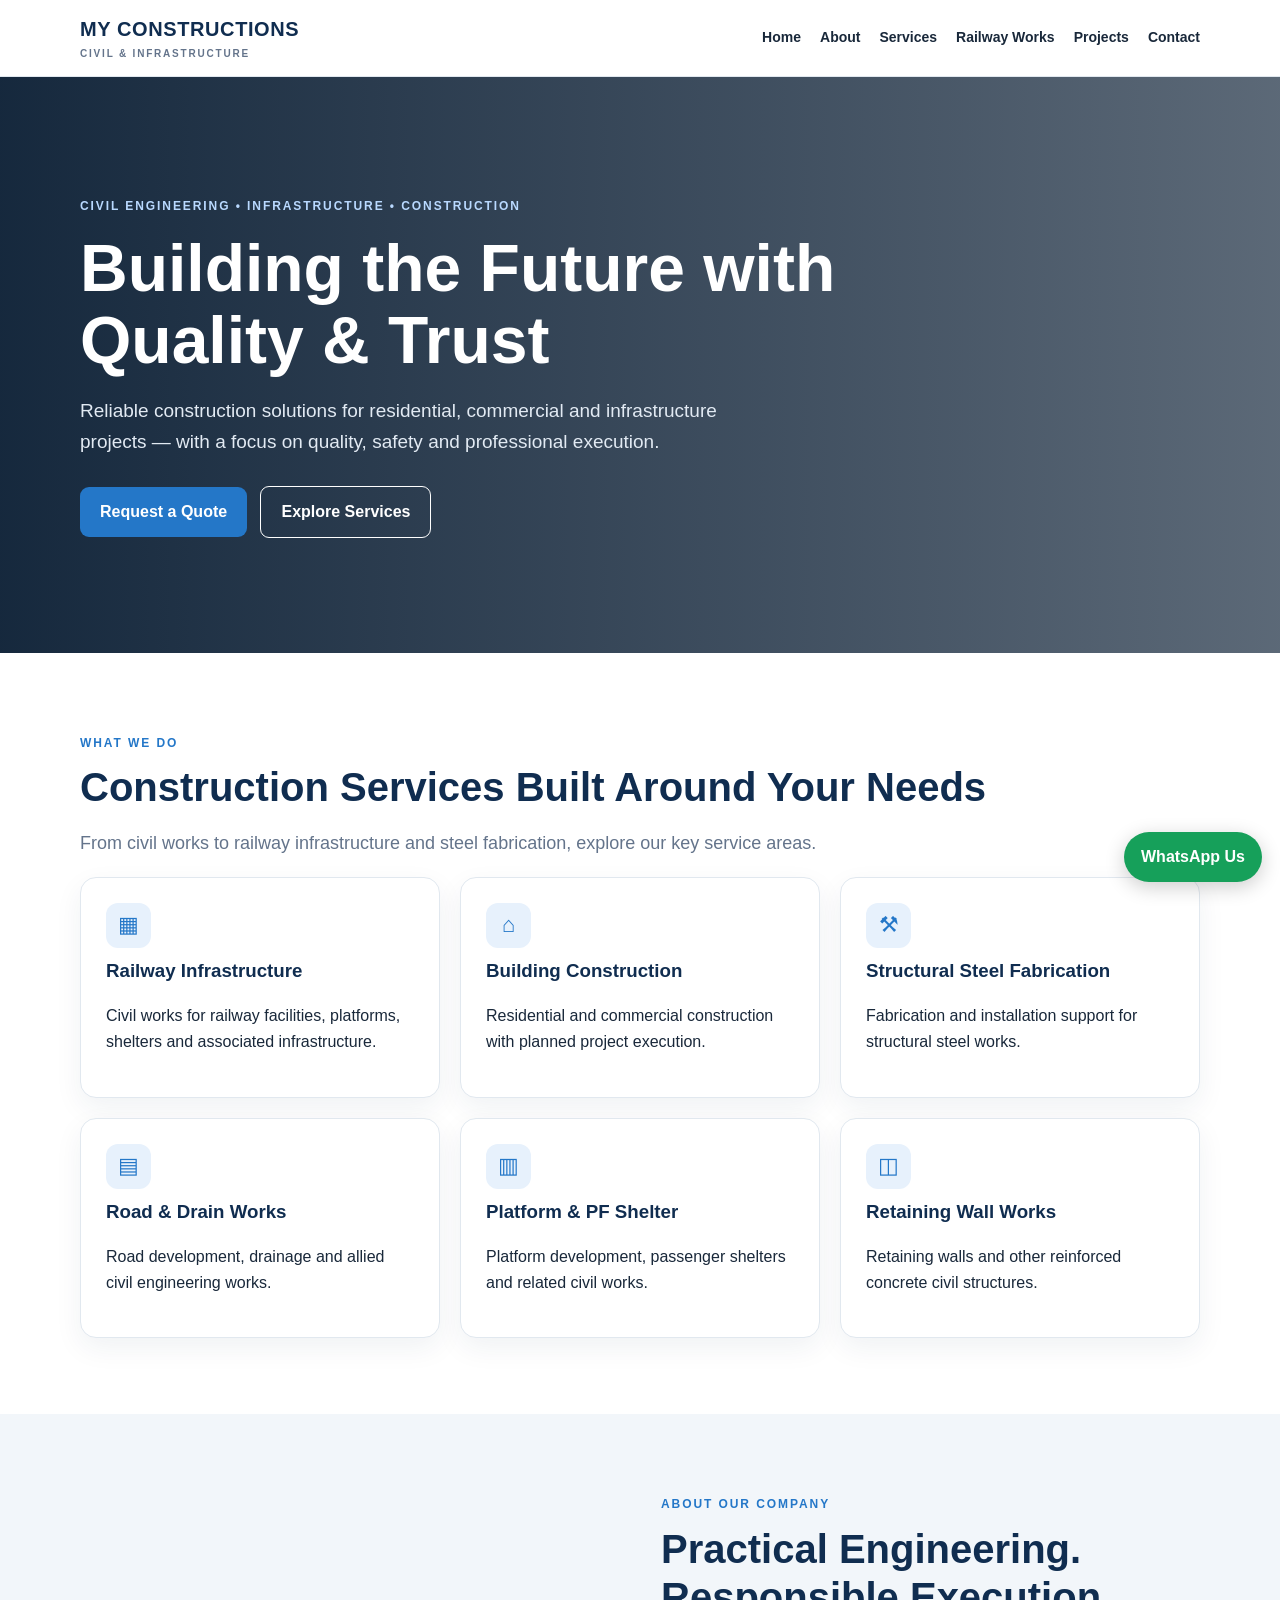
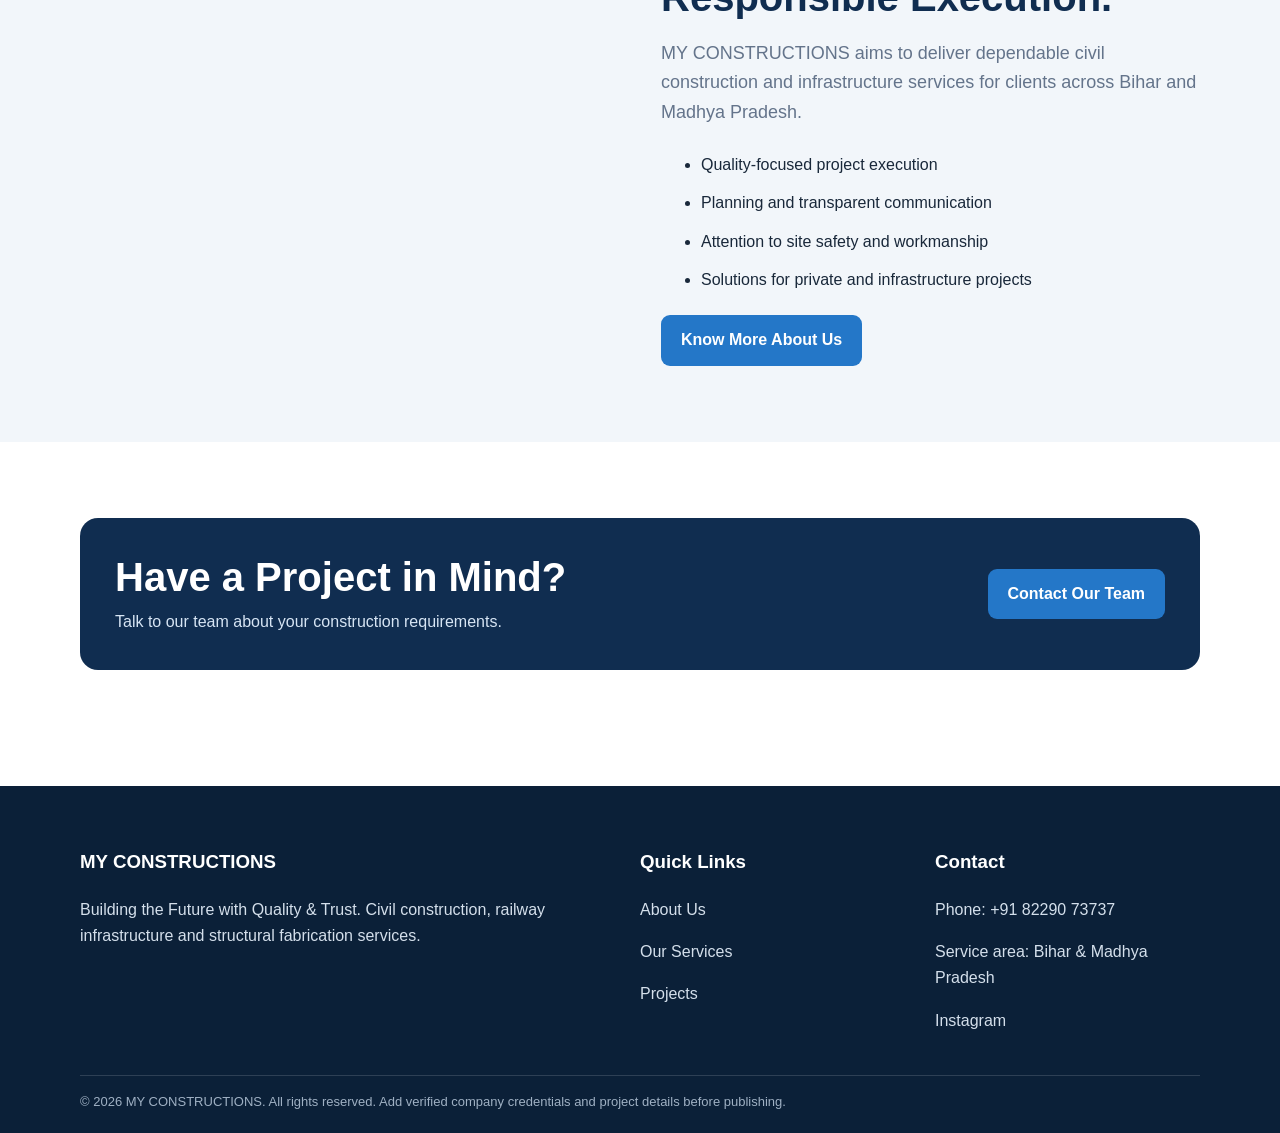
<file: index.html>
<!doctype html><html lang="en"><head><meta charset="utf-8"><meta name="viewport" content="width=device-width,initial-scale=1"><meta name="description" content="MY CONSTRUCTIONS | Civil & Infrastructure Services"><title>Home | MY CONSTRUCTIONS</title><link rel="stylesheet" href="style.css"></head><body><header><div class="wrap bar"><a class="brand" href="index.html">MY CONSTRUCTIONS<span>CIVIL & INFRASTRUCTURE</span></a><nav><a href="index.html">Home</a><a href="about.html">About</a><a href="services.html">Services</a><a href="railway-works.html">Railway Works</a><a href="projects.html">Projects</a><a href="contact.html">Contact</a></nav></div></header><main><section class="hero"><div class="wrap"><span class="eyebrow">Civil Engineering • Infrastructure • Construction</span><h1>Building the Future with Quality & Trust</h1><p>Reliable construction solutions for residential, commercial and infrastructure projects — with a focus on quality, safety and professional execution.</p><a class="btn" href="contact.html">Request a Quote</a> &nbsp; <a class="btn alt" href="services.html">Explore Services</a></div></section>
<section class="section"><div class="wrap"><span class="kicker">What We Do</span><h2>Construction Services Built Around Your Needs</h2><p class="lead">From civil works to railway infrastructure and steel fabrication, explore our key service areas.</p><div class="grid">
<div class="card"><div class="icon">▦</div><h3>Railway Infrastructure</h3><p>Civil works for railway facilities, platforms, shelters and associated infrastructure.</p></div>
<div class="card"><div class="icon">⌂</div><h3>Building Construction</h3><p>Residential and commercial construction with planned project execution.</p></div>
<div class="card"><div class="icon">⚒</div><h3>Structural Steel Fabrication</h3><p>Fabrication and installation support for structural steel works.</p></div>
<div class="card"><div class="icon">▤</div><h3>Road & Drain Works</h3><p>Road development, drainage and allied civil engineering works.</p></div>
<div class="card"><div class="icon">▥</div><h3>Platform & PF Shelter</h3><p>Platform development, passenger shelters and related civil works.</p></div>
<div class="card"><div class="icon">◫</div><h3>Retaining Wall Works</h3><p>Retaining walls and other reinforced concrete civil structures.</p></div></div></div></section>
<section class="section soft"><div class="wrap split"><div class="photo"></div><div><span class="kicker">About Our Company</span><h2>Practical Engineering. Responsible Execution.</h2><p class="lead">MY CONSTRUCTIONS aims to deliver dependable civil construction and infrastructure services for clients across Bihar and Madhya Pradesh.</p><ul class="list"><li>Quality-focused project execution</li><li>Planning and transparent communication</li><li>Attention to site safety and workmanship</li><li>Solutions for private and infrastructure projects</li></ul><a class="btn" href="about.html">Know More About Us</a></div></div></section>
<section class="section"><div class="wrap"><div class="cta"><div><h2>Have a Project in Mind?</h2><p>Talk to our team about your construction requirements.</p></div><a class="btn" href="contact.html">Contact Our Team</a></div></div></section></main><footer><div class="wrap"><div class="footgrid"><div><h3>MY CONSTRUCTIONS</h3><p>Building the Future with Quality & Trust. Civil construction, railway infrastructure and structural fabrication services.</p></div><div><h3>Quick Links</h3><p><a href="about.html">About Us</a></p><p><a href="services.html">Our Services</a></p><p><a href="projects.html">Projects</a></p></div><div><h3>Contact</h3><p>Phone: <a href="tel:+918229073737">+91 82290 73737</a></p><p>Service area: Bihar & Madhya Pradesh</p><p><a href="https://www.instagram.com/myconstructions.in/">Instagram</a></p></div></div><div class="copy">© 2026 MY CONSTRUCTIONS. All rights reserved. Add verified company credentials and project details before publishing.</div></div></footer><a class="wa" href="https://wa.me/918229073737?text=Hello%20MY%20CONSTRUCTIONS%2C%20I%20would%20like%20to%20enquire%20about%20your%20services." target="_blank" rel="noopener">WhatsApp Us</a></body></html>
</file>
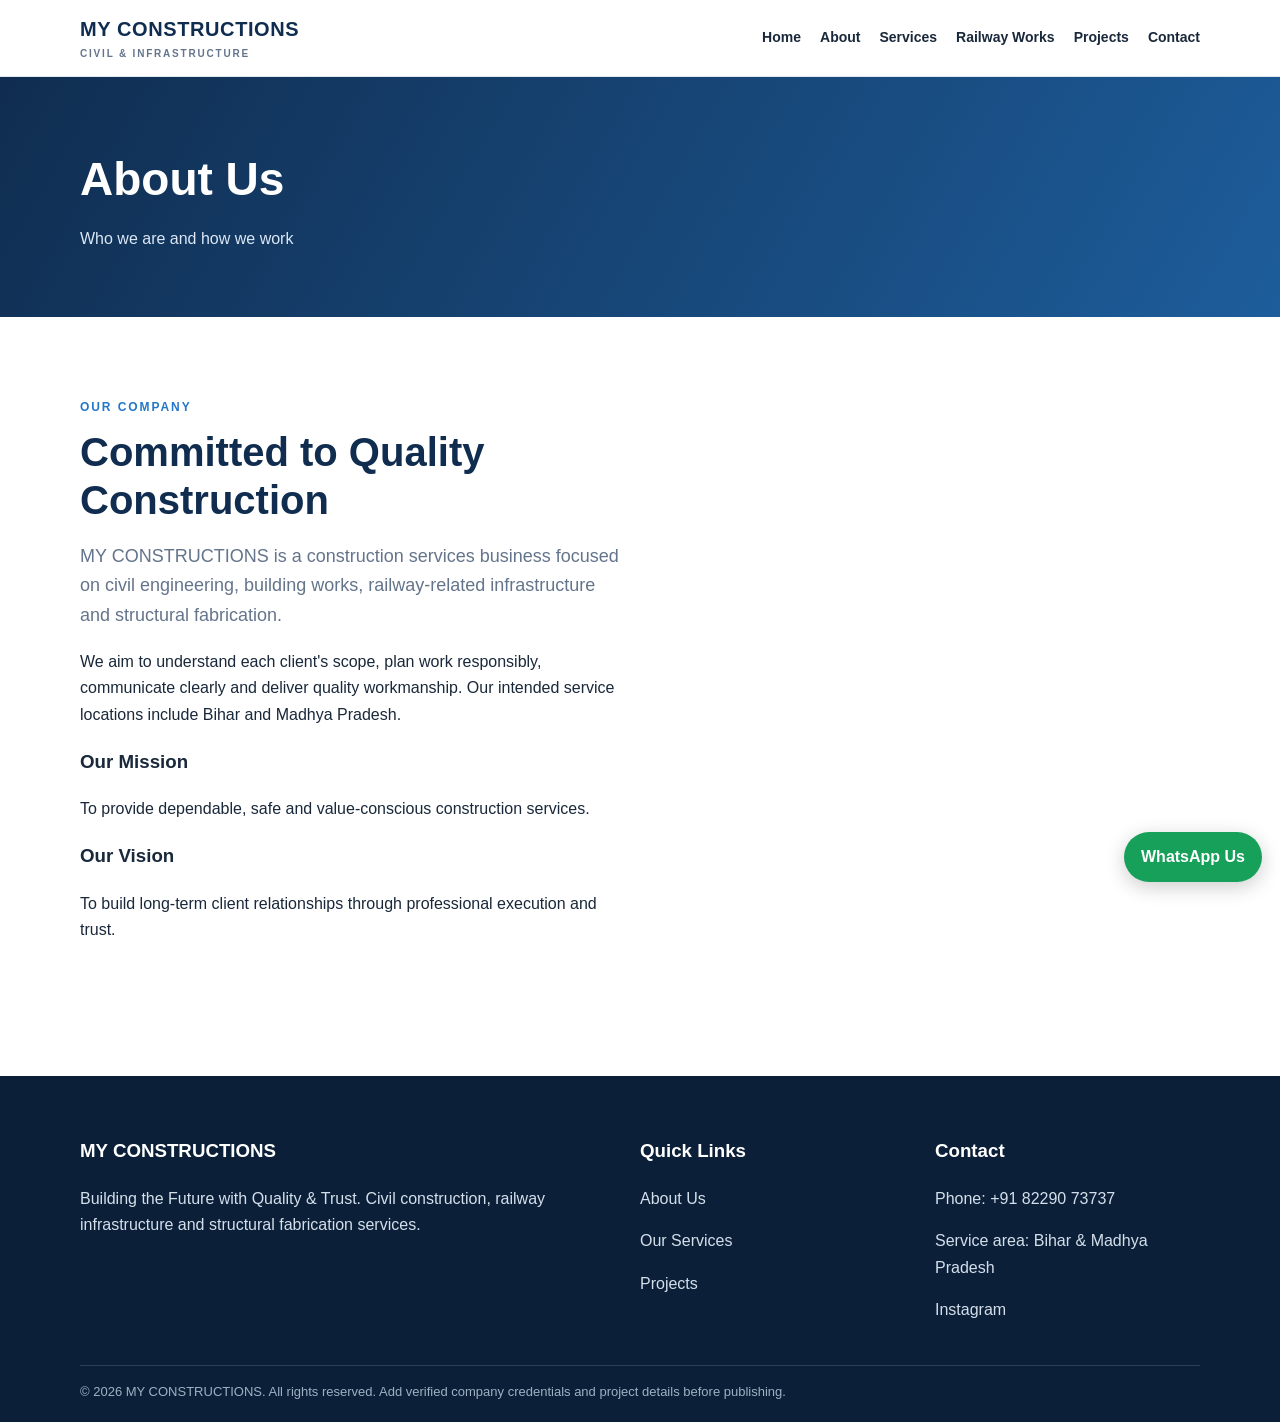
<file: about.html>
<!doctype html><html lang="en"><head><meta charset="utf-8"><meta name="viewport" content="width=device-width,initial-scale=1"><meta name="description" content="MY CONSTRUCTIONS | Civil & Infrastructure Services"><title>About Us | MY CONSTRUCTIONS</title><link rel="stylesheet" href="style.css"></head><body><header><div class="wrap bar"><a class="brand" href="index.html">MY CONSTRUCTIONS<span>CIVIL & INFRASTRUCTURE</span></a><nav><a href="index.html">Home</a><a href="about.html">About</a><a href="services.html">Services</a><a href="railway-works.html">Railway Works</a><a href="projects.html">Projects</a><a href="contact.html">Contact</a></nav></div></header><main><section class="pagehero"><div class="wrap"><h1>About Us</h1><p>Who we are and how we work</p></div></section><section class="section"><div class="wrap split"><div><span class="kicker">Our Company</span><h2>Committed to Quality Construction</h2><p class="lead">MY CONSTRUCTIONS is a construction services business focused on civil engineering, building works, railway-related infrastructure and structural fabrication.</p><p>We aim to understand each client's scope, plan work responsibly, communicate clearly and deliver quality workmanship. Our intended service locations include Bihar and Madhya Pradesh.</p><h3>Our Mission</h3><p>To provide dependable, safe and value-conscious construction services.</p><h3>Our Vision</h3><p>To build long-term client relationships through professional execution and trust.</p></div><div class="photo"></div></div></section></main><footer><div class="wrap"><div class="footgrid"><div><h3>MY CONSTRUCTIONS</h3><p>Building the Future with Quality & Trust. Civil construction, railway infrastructure and structural fabrication services.</p></div><div><h3>Quick Links</h3><p><a href="about.html">About Us</a></p><p><a href="services.html">Our Services</a></p><p><a href="projects.html">Projects</a></p></div><div><h3>Contact</h3><p>Phone: <a href="tel:+918229073737">+91 82290 73737</a></p><p>Service area: Bihar & Madhya Pradesh</p><p><a href="https://www.instagram.com/myconstructions.in/">Instagram</a></p></div></div><div class="copy">© 2026 MY CONSTRUCTIONS. All rights reserved. Add verified company credentials and project details before publishing.</div></div></footer><a class="wa" href="https://wa.me/918229073737?text=Hello%20MY%20CONSTRUCTIONS%2C%20I%20would%20like%20to%20enquire%20about%20your%20services." target="_blank" rel="noopener">WhatsApp Us</a></body></html>
</file>
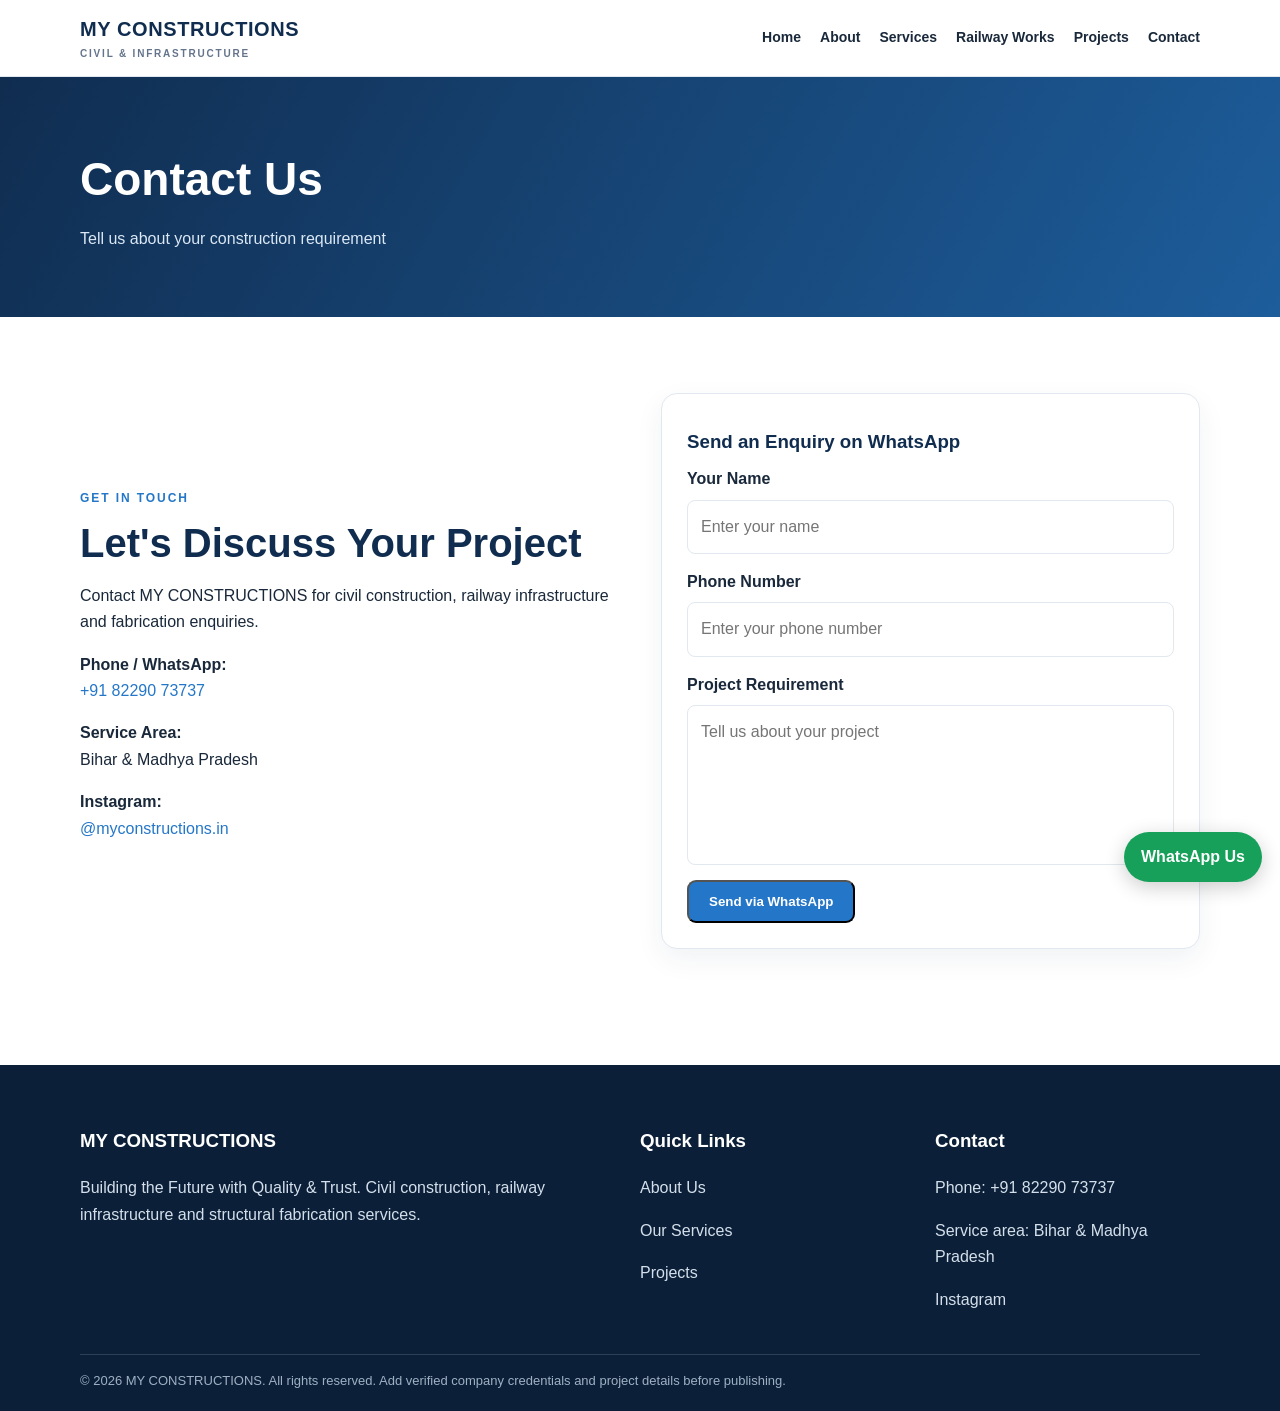
<file: contact.html>
<!doctype html><html lang="en"><head><meta charset="utf-8"><meta name="viewport" content="width=device-width,initial-scale=1"><meta name="description" content="MY CONSTRUCTIONS | Civil & Infrastructure Services"><title>Contact Us | MY CONSTRUCTIONS</title><link rel="stylesheet" href="style.css"></head><body><header><div class="wrap bar"><a class="brand" href="index.html">MY CONSTRUCTIONS<span>CIVIL & INFRASTRUCTURE</span></a><nav><a href="index.html">Home</a><a href="about.html">About</a><a href="services.html">Services</a><a href="railway-works.html">Railway Works</a><a href="projects.html">Projects</a><a href="contact.html">Contact</a></nav></div></header><main><section class="pagehero"><div class="wrap"><h1>Contact Us</h1><p>Tell us about your construction requirement</p></div></section><section class="section"><div class="wrap split"><div><span class="kicker">Get in Touch</span><h2>Let's Discuss Your Project</h2><p>Contact MY CONSTRUCTIONS for civil construction, railway infrastructure and fabrication enquiries.</p><p><strong>Phone / WhatsApp:</strong><br><a href="tel:+918229073737">+91 82290 73737</a></p><p><strong>Service Area:</strong><br>Bihar & Madhya Pradesh</p><p><strong>Instagram:</strong><br><a href="https://www.instagram.com/myconstructions.in/">@myconstructions.in</a></p></div><div class="card"><h3>Send an Enquiry on WhatsApp</h3><form class="form" onsubmit="event.preventDefault();const n=document.getElementById('name').value;const p=document.getElementById('phone').value;const m=document.getElementById('message').value;const t='Hello MY CONSTRUCTIONS. Name: '+n+'. Phone: '+p+'. Requirement: '+m;window.open('https://wa.me/918229073737?text='+encodeURIComponent(t),'_blank');"><label>Your Name</label><input id="name" required placeholder="Enter your name"><label>Phone Number</label><input id="phone" required placeholder="Enter your phone number"><label>Project Requirement</label><textarea id="message" required rows="5" placeholder="Tell us about your project"></textarea><button class="btn" type="submit">Send via WhatsApp</button></form></div></div></section></main><footer><div class="wrap"><div class="footgrid"><div><h3>MY CONSTRUCTIONS</h3><p>Building the Future with Quality & Trust. Civil construction, railway infrastructure and structural fabrication services.</p></div><div><h3>Quick Links</h3><p><a href="about.html">About Us</a></p><p><a href="services.html">Our Services</a></p><p><a href="projects.html">Projects</a></p></div><div><h3>Contact</h3><p>Phone: <a href="tel:+918229073737">+91 82290 73737</a></p><p>Service area: Bihar & Madhya Pradesh</p><p><a href="https://www.instagram.com/myconstructions.in/">Instagram</a></p></div></div><div class="copy">© 2026 MY CONSTRUCTIONS. All rights reserved. Add verified company credentials and project details before publishing.</div></div></footer><a class="wa" href="https://wa.me/918229073737?text=Hello%20MY%20CONSTRUCTIONS%2C%20I%20would%20like%20to%20enquire%20about%20your%20services." target="_blank" rel="noopener">WhatsApp Us</a></body></html>
</file>
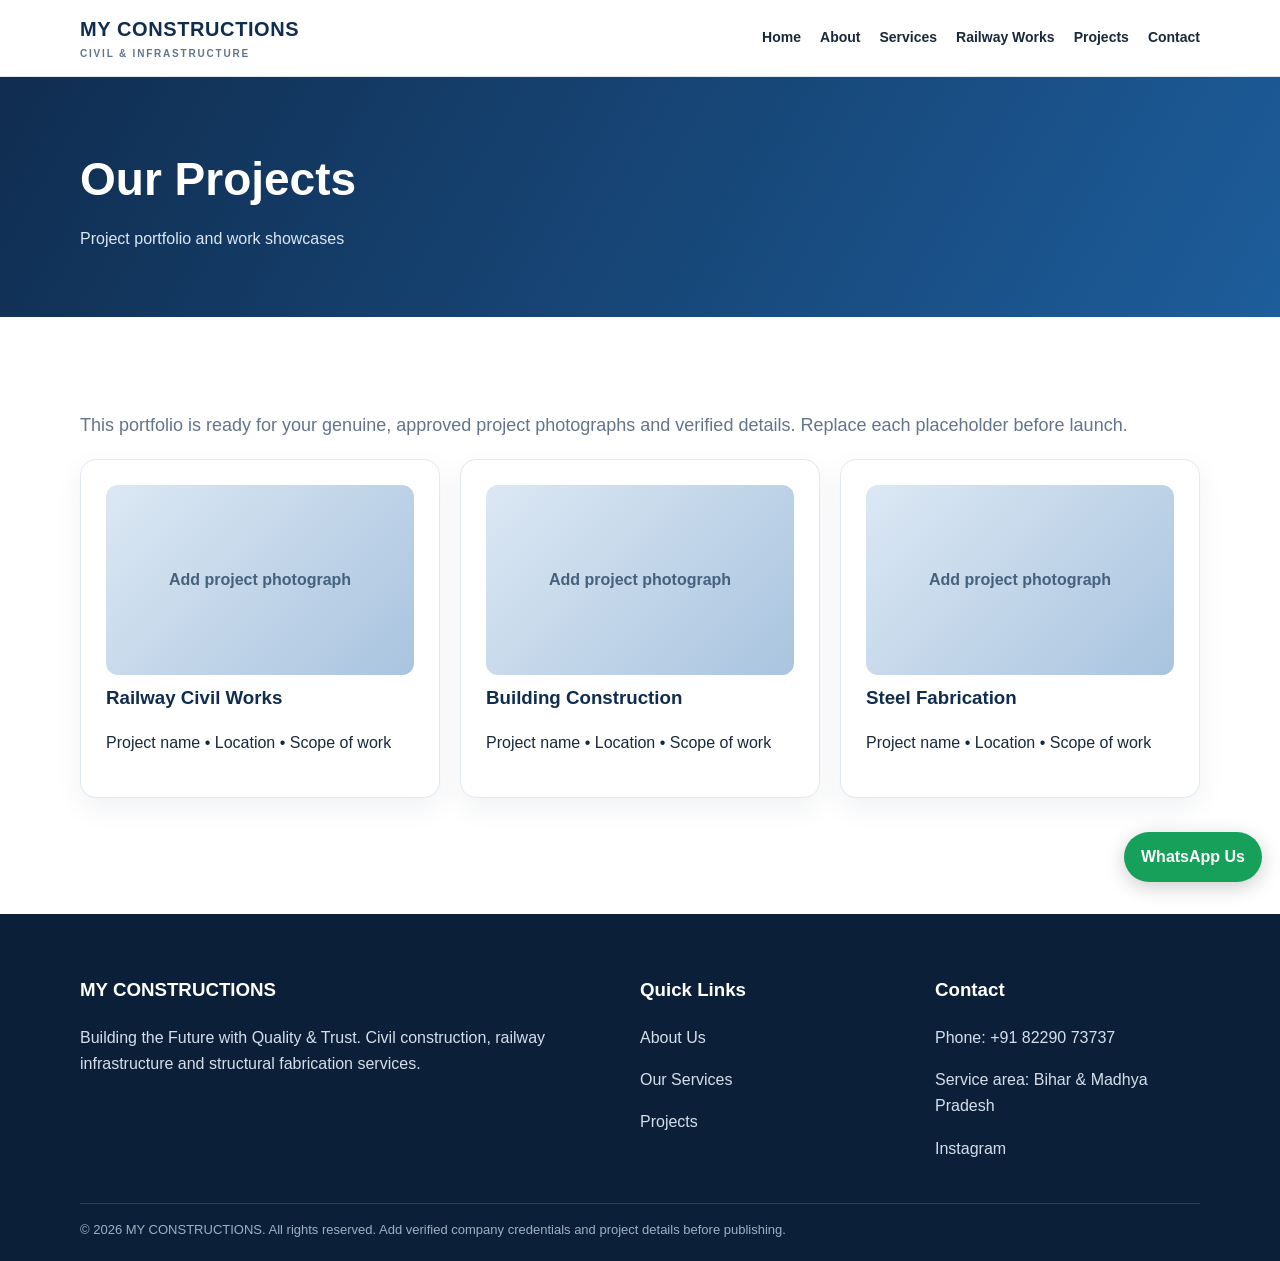
<file: projects.html>
<!doctype html><html lang="en"><head><meta charset="utf-8"><meta name="viewport" content="width=device-width,initial-scale=1"><meta name="description" content="MY CONSTRUCTIONS | Civil & Infrastructure Services"><title>Projects | MY CONSTRUCTIONS</title><link rel="stylesheet" href="style.css"></head><body><header><div class="wrap bar"><a class="brand" href="index.html">MY CONSTRUCTIONS<span>CIVIL & INFRASTRUCTURE</span></a><nav><a href="index.html">Home</a><a href="about.html">About</a><a href="services.html">Services</a><a href="railway-works.html">Railway Works</a><a href="projects.html">Projects</a><a href="contact.html">Contact</a></nav></div></header><main><section class="pagehero"><div class="wrap"><h1>Our Projects</h1><p>Project portfolio and work showcases</p></div></section><section class="section"><div class="wrap"><p class="lead">This portfolio is ready for your genuine, approved project photographs and verified details. Replace each placeholder before launch.</p><div class="grid"><div class="card"><div class="project-placeholder">Add project photograph</div><h3>Railway Civil Works</h3><p>Project name • Location • Scope of work</p></div><div class="card"><div class="project-placeholder">Add project photograph</div><h3>Building Construction</h3><p>Project name • Location • Scope of work</p></div><div class="card"><div class="project-placeholder">Add project photograph</div><h3>Steel Fabrication</h3><p>Project name • Location • Scope of work</p></div></div></div></section></main><footer><div class="wrap"><div class="footgrid"><div><h3>MY CONSTRUCTIONS</h3><p>Building the Future with Quality & Trust. Civil construction, railway infrastructure and structural fabrication services.</p></div><div><h3>Quick Links</h3><p><a href="about.html">About Us</a></p><p><a href="services.html">Our Services</a></p><p><a href="projects.html">Projects</a></p></div><div><h3>Contact</h3><p>Phone: <a href="tel:+918229073737">+91 82290 73737</a></p><p>Service area: Bihar & Madhya Pradesh</p><p><a href="https://www.instagram.com/myconstructions.in/">Instagram</a></p></div></div><div class="copy">© 2026 MY CONSTRUCTIONS. All rights reserved. Add verified company credentials and project details before publishing.</div></div></footer><a class="wa" href="https://wa.me/918229073737?text=Hello%20MY%20CONSTRUCTIONS%2C%20I%20would%20like%20to%20enquire%20about%20your%20services." target="_blank" rel="noopener">WhatsApp Us</a></body></html>
</file>
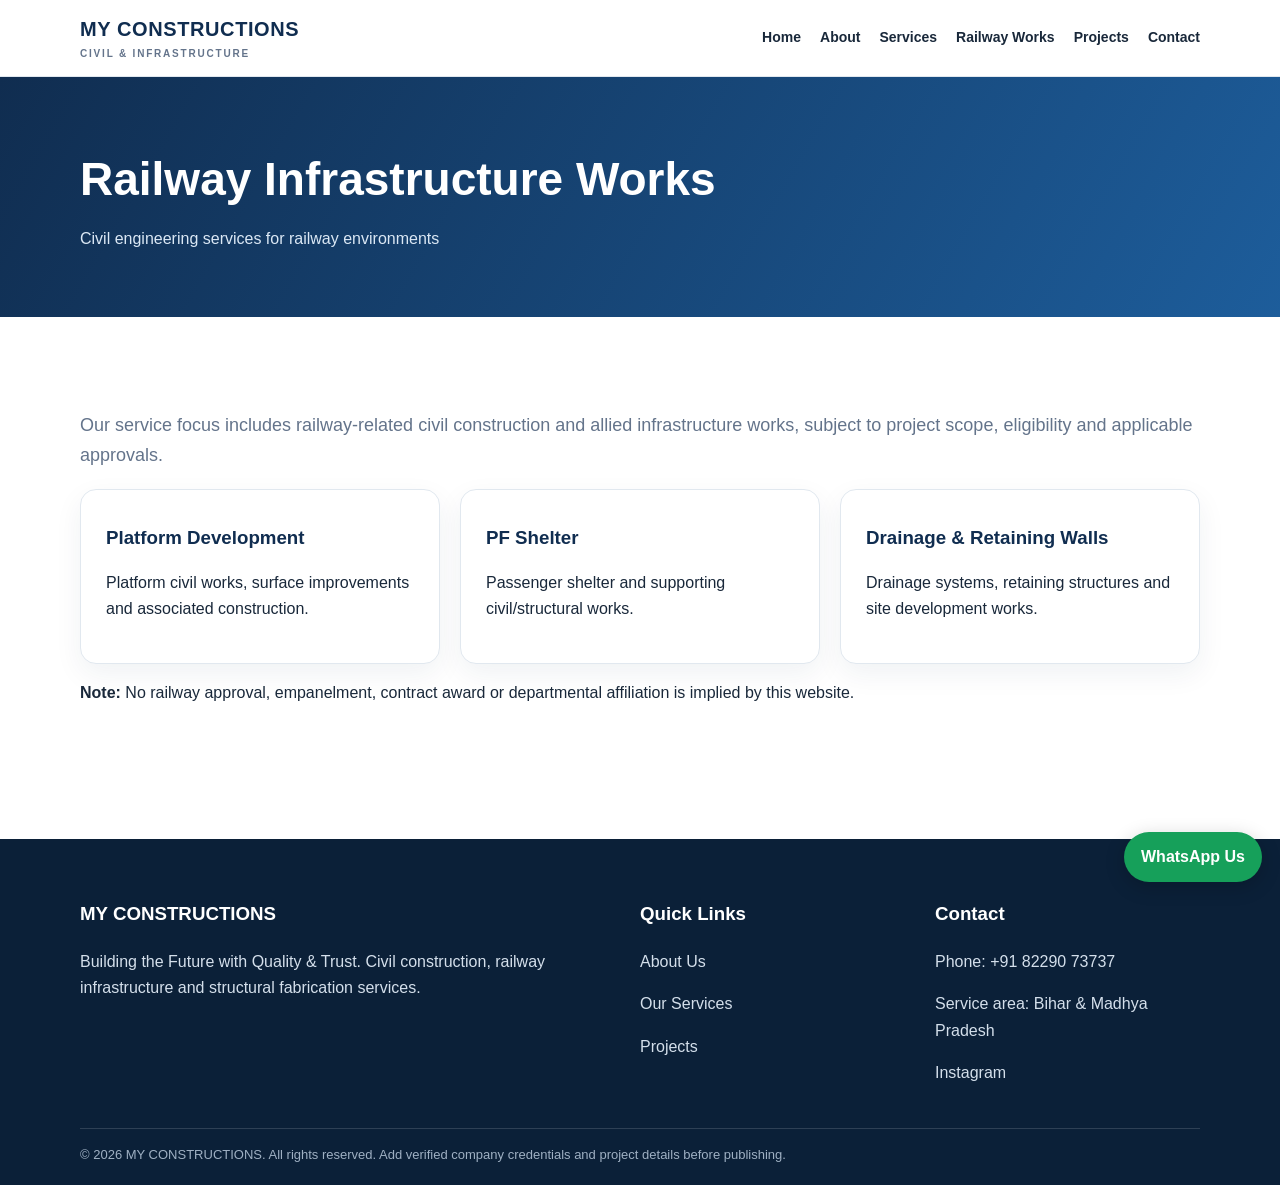
<file: railway-works.html>
<!doctype html><html lang="en"><head><meta charset="utf-8"><meta name="viewport" content="width=device-width,initial-scale=1"><meta name="description" content="MY CONSTRUCTIONS | Civil & Infrastructure Services"><title>Railway Works | MY CONSTRUCTIONS</title><link rel="stylesheet" href="style.css"></head><body><header><div class="wrap bar"><a class="brand" href="index.html">MY CONSTRUCTIONS<span>CIVIL & INFRASTRUCTURE</span></a><nav><a href="index.html">Home</a><a href="about.html">About</a><a href="services.html">Services</a><a href="railway-works.html">Railway Works</a><a href="projects.html">Projects</a><a href="contact.html">Contact</a></nav></div></header><main><section class="pagehero"><div class="wrap"><h1>Railway Infrastructure Works</h1><p>Civil engineering services for railway environments</p></div></section><section class="section"><div class="wrap"><p class="lead">Our service focus includes railway-related civil construction and allied infrastructure works, subject to project scope, eligibility and applicable approvals.</p><div class="grid"><div class="card"><h3>Platform Development</h3><p>Platform civil works, surface improvements and associated construction.</p></div><div class="card"><h3>PF Shelter</h3><p>Passenger shelter and supporting civil/structural works.</p></div><div class="card"><h3>Drainage & Retaining Walls</h3><p>Drainage systems, retaining structures and site development works.</p></div></div><p><strong>Note:</strong> No railway approval, empanelment, contract award or departmental affiliation is implied by this website.</p></div></section></main><footer><div class="wrap"><div class="footgrid"><div><h3>MY CONSTRUCTIONS</h3><p>Building the Future with Quality & Trust. Civil construction, railway infrastructure and structural fabrication services.</p></div><div><h3>Quick Links</h3><p><a href="about.html">About Us</a></p><p><a href="services.html">Our Services</a></p><p><a href="projects.html">Projects</a></p></div><div><h3>Contact</h3><p>Phone: <a href="tel:+918229073737">+91 82290 73737</a></p><p>Service area: Bihar & Madhya Pradesh</p><p><a href="https://www.instagram.com/myconstructions.in/">Instagram</a></p></div></div><div class="copy">© 2026 MY CONSTRUCTIONS. All rights reserved. Add verified company credentials and project details before publishing.</div></div></footer><a class="wa" href="https://wa.me/918229073737?text=Hello%20MY%20CONSTRUCTIONS%2C%20I%20would%20like%20to%20enquire%20about%20your%20services." target="_blank" rel="noopener">WhatsApp Us</a></body></html>
</file>
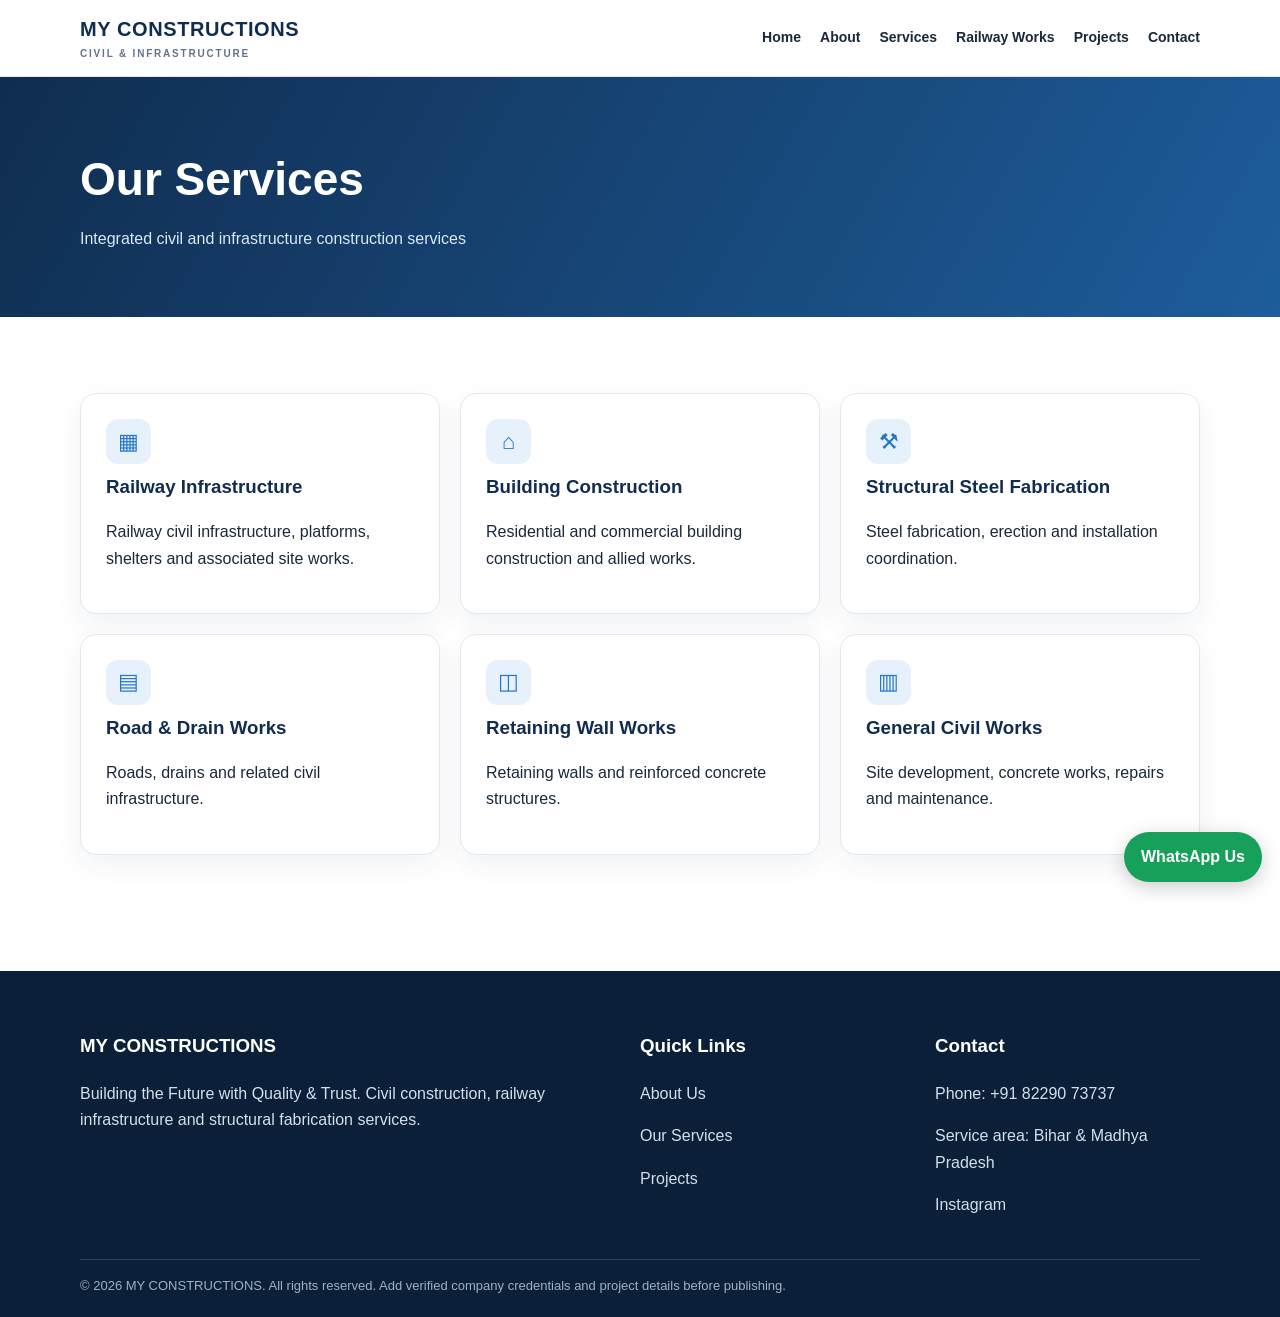
<file: services.html>
<!doctype html><html lang="en"><head><meta charset="utf-8"><meta name="viewport" content="width=device-width,initial-scale=1"><meta name="description" content="MY CONSTRUCTIONS | Civil & Infrastructure Services"><title>Services | MY CONSTRUCTIONS</title><link rel="stylesheet" href="style.css"></head><body><header><div class="wrap bar"><a class="brand" href="index.html">MY CONSTRUCTIONS<span>CIVIL & INFRASTRUCTURE</span></a><nav><a href="index.html">Home</a><a href="about.html">About</a><a href="services.html">Services</a><a href="railway-works.html">Railway Works</a><a href="projects.html">Projects</a><a href="contact.html">Contact</a></nav></div></header><main><section class="pagehero"><div class="wrap"><h1>Our Services</h1><p>Integrated civil and infrastructure construction services</p></div></section><section class="section"><div class="wrap grid"><article class="card"><div class="icon">▦</div><h3>Railway Infrastructure</h3><p>Railway civil infrastructure, platforms, shelters and associated site works.</p></article><article class="card"><div class="icon">⌂</div><h3>Building Construction</h3><p>Residential and commercial building construction and allied works.</p></article><article class="card"><div class="icon">⚒</div><h3>Structural Steel Fabrication</h3><p>Steel fabrication, erection and installation coordination.</p></article><article class="card"><div class="icon">▤</div><h3>Road & Drain Works</h3><p>Roads, drains and related civil infrastructure.</p></article><article class="card"><div class="icon">◫</div><h3>Retaining Wall Works</h3><p>Retaining walls and reinforced concrete structures.</p></article><article class="card"><div class="icon">▥</div><h3>General Civil Works</h3><p>Site development, concrete works, repairs and maintenance.</p></article></div></section></main><footer><div class="wrap"><div class="footgrid"><div><h3>MY CONSTRUCTIONS</h3><p>Building the Future with Quality & Trust. Civil construction, railway infrastructure and structural fabrication services.</p></div><div><h3>Quick Links</h3><p><a href="about.html">About Us</a></p><p><a href="services.html">Our Services</a></p><p><a href="projects.html">Projects</a></p></div><div><h3>Contact</h3><p>Phone: <a href="tel:+918229073737">+91 82290 73737</a></p><p>Service area: Bihar & Madhya Pradesh</p><p><a href="https://www.instagram.com/myconstructions.in/">Instagram</a></p></div></div><div class="copy">© 2026 MY CONSTRUCTIONS. All rights reserved. Add verified company credentials and project details before publishing.</div></div></footer><a class="wa" href="https://wa.me/918229073737?text=Hello%20MY%20CONSTRUCTIONS%2C%20I%20would%20like%20to%20enquire%20about%20your%20services." target="_blank" rel="noopener">WhatsApp Us</a></body></html>
</file>
<file: style.css>
:root{--navy:#102d50;--blue:#2477c8;--ink:#19283a;--muted:#64748b;--pale:#f2f6fa;--line:#e1e8ef}
*{box-sizing:border-box}body{margin:0;font:16px/1.65 Arial, sans-serif;color:var(--ink)}a{text-decoration:none;color:var(--blue)}.wrap{width:min(1120px,calc(100% - 36px));margin:auto}
header{position:sticky;top:0;background:#fff;border-bottom:1px solid var(--line);z-index:5}.bar{min-height:76px;display:flex;align-items:center;justify-content:space-between;gap:20px}.brand{font-size:20px;font-weight:900;color:var(--navy);letter-spacing:.03em}.brand span{display:block;font-size:10px;letter-spacing:.18em;color:var(--muted)}nav{display:flex;gap:19px;flex-wrap:wrap}nav a{font-size:14px;color:var(--ink);font-weight:700}.btn{display:inline-block;padding:12px 20px;border-radius:9px;background:var(--blue);color:white;font-weight:700}.btn.alt{background:transparent;border:1px solid white}.hero{color:white;background:linear-gradient(90deg,rgba(7,27,49,.94),rgba(7,27,49,.66)),url('https://images.unsplash.com/photo-1504307651254-35680f356dfd?auto=format&fit=crop&w=1800&q=85') center/cover;padding:115px 0}.eyebrow{color:#b9d9ff;text-transform:uppercase;letter-spacing:.16em;font-size:12px;font-weight:800}.hero h1{font-size:clamp(38px,6vw,66px);line-height:1.08;max-width:780px;margin:15px 0}.hero p{font-size:19px;max-width:680px;color:#e2eaf3;margin-bottom:28px}.section{padding:76px 0}.soft{background:var(--pale)}h2{color:var(--navy);font-size:clamp(28px,4vw,40px);line-height:1.2;margin:8px 0 16px}.kicker{color:var(--blue);font-size:12px;font-weight:800;letter-spacing:.16em;text-transform:uppercase}.lead{color:var(--muted);font-size:18px}.grid{display:grid;grid-template-columns:repeat(3,1fr);gap:20px}.card{border:1px solid var(--line);border-radius:16px;padding:25px;background:#fff;box-shadow:0 10px 28px #102d5010}.card h3{color:var(--navy);margin:8px 0}.icon{height:45px;width:45px;border-radius:12px;background:#e7f1fc;display:grid;place-items:center;color:var(--blue);font-size:22px}.split{display:grid;grid-template-columns:1fr 1fr;gap:42px;align-items:center}.photo{min-height:330px;border-radius:18px;background:url('https://images.unsplash.com/photo-1541888946425-d81bb19240f5?auto=format&fit=crop&w=1200&q=85') center/cover}.list li{padding:6px 0}.pagehero{padding:65px 0;background:linear-gradient(120deg,var(--navy),#1d5d9b);color:#fff}.pagehero h1{font-size:46px;margin:0}.pagehero p{color:#dbe8f5;margin:8px 0 0}.cta{background:var(--navy);color:white;border-radius:18px;padding:35px;display:flex;justify-content:space-between;align-items:center;gap:20px}.cta h2{color:white;margin:0}.cta p{margin:8px 0 0;color:#d7e5f4}footer{background:#0b2038;color:#d4dfeb;padding:42px 0 20px;margin-top:40px}.footgrid{display:grid;grid-template-columns:2fr 1fr 1fr;gap:30px}.footgrid h3{color:white}.footgrid a{color:#d4dfeb}.copy{border-top:1px solid #ffffff25;margin-top:25px;padding-top:15px;font-size:13px;color:#9fb0c3}.wa{position:fixed;right:18px;bottom:18px;background:#16a05a;color:white;padding:12px 17px;border-radius:30px;font-weight:800;box-shadow:0 5px 20px #0003}.project-placeholder{height:190px;border-radius:12px;background:linear-gradient(135deg,#dce8f4,#a9c4df);display:grid;place-items:center;color:#45617c;font-weight:bold}.form input,.form textarea{display:block;width:100%;padding:13px;border:1px solid var(--line);border-radius:8px;margin:7px 0 15px;font:inherit}.form label{font-weight:bold}
@media(max-width:780px){.bar{align-items:flex-start;flex-direction:column;padding:14px 0}nav{gap:12px}.grid{grid-template-columns:1fr 1fr}.split{grid-template-columns:1fr}.hero{padding:85px 0}.footgrid{grid-template-columns:1fr 1fr}.cta{display:block}.cta .btn{margin-top:20px}}
@media(max-width:520px){.grid,.footgrid{grid-template-columns:1fr}.hero{padding:70px 0}.hero p{font-size:17px}.pagehero h1{font-size:36px}.section{padding:55px 0}}
</file>
